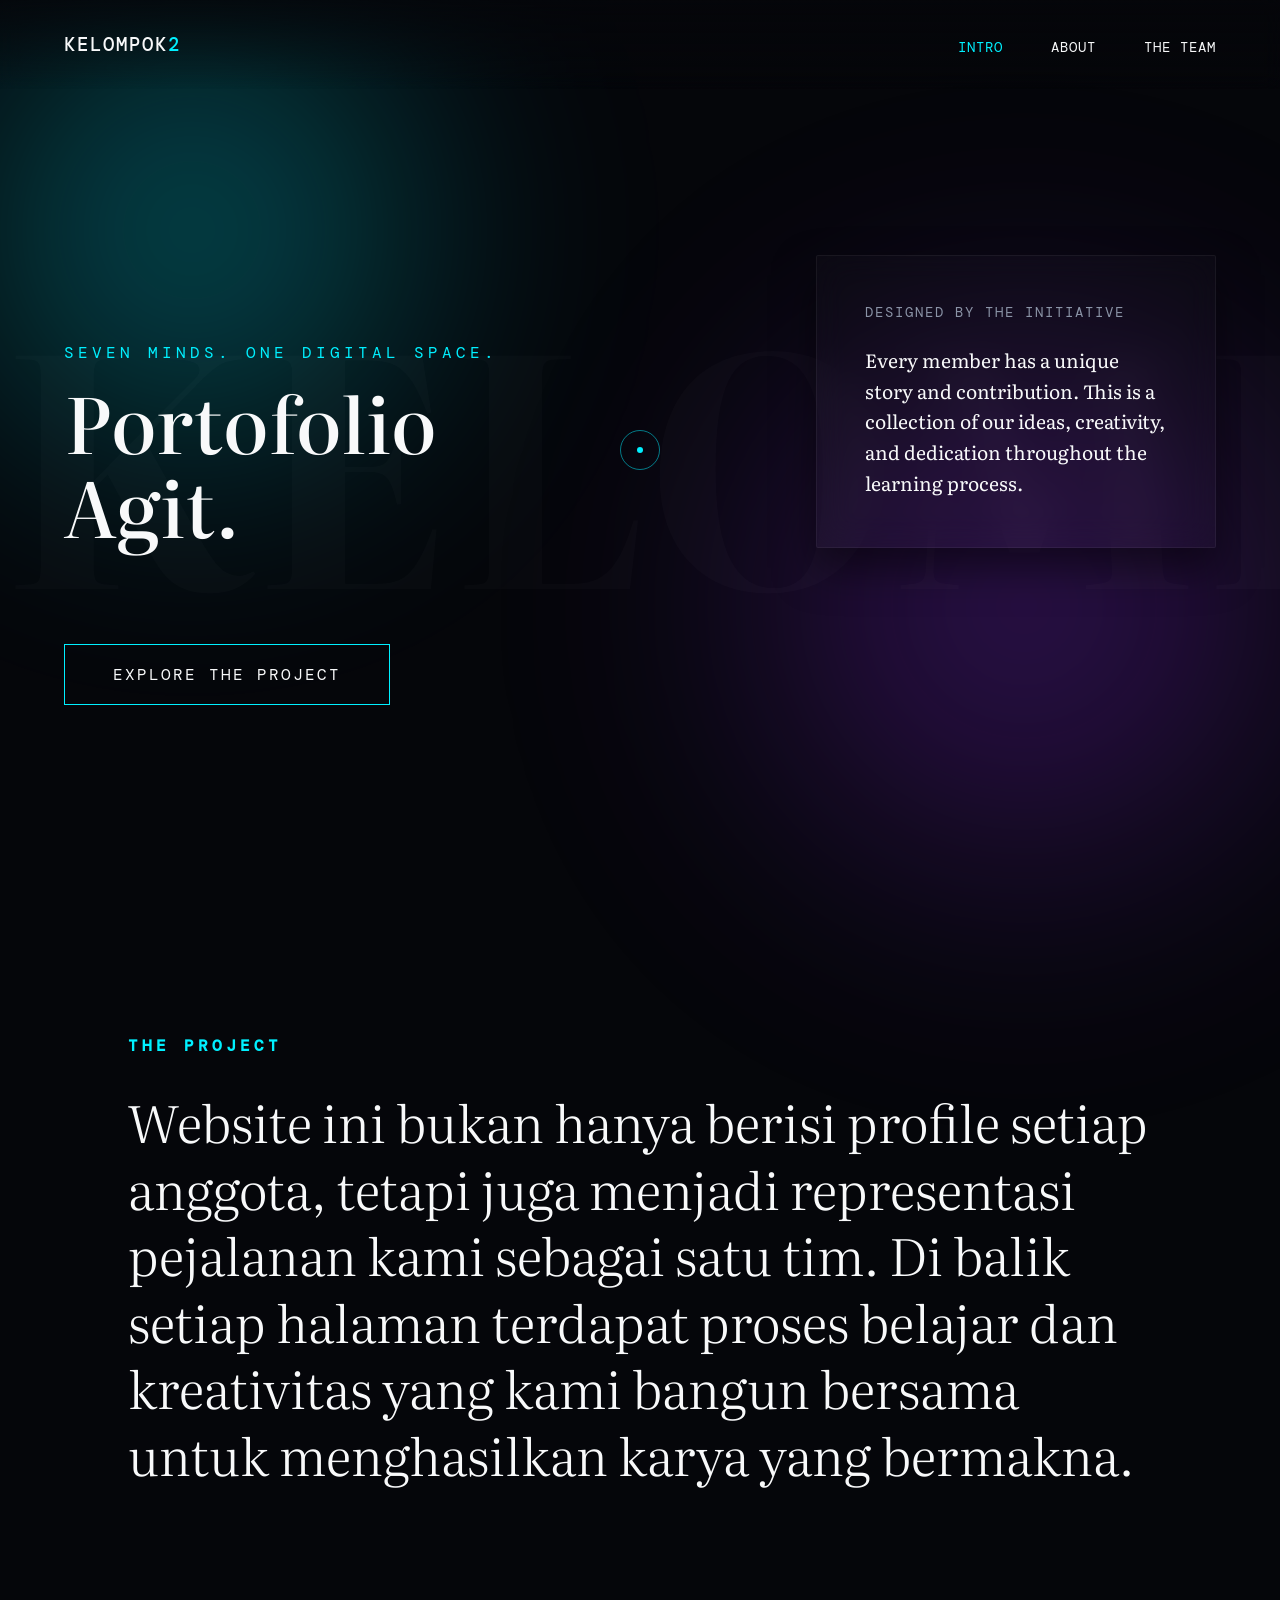
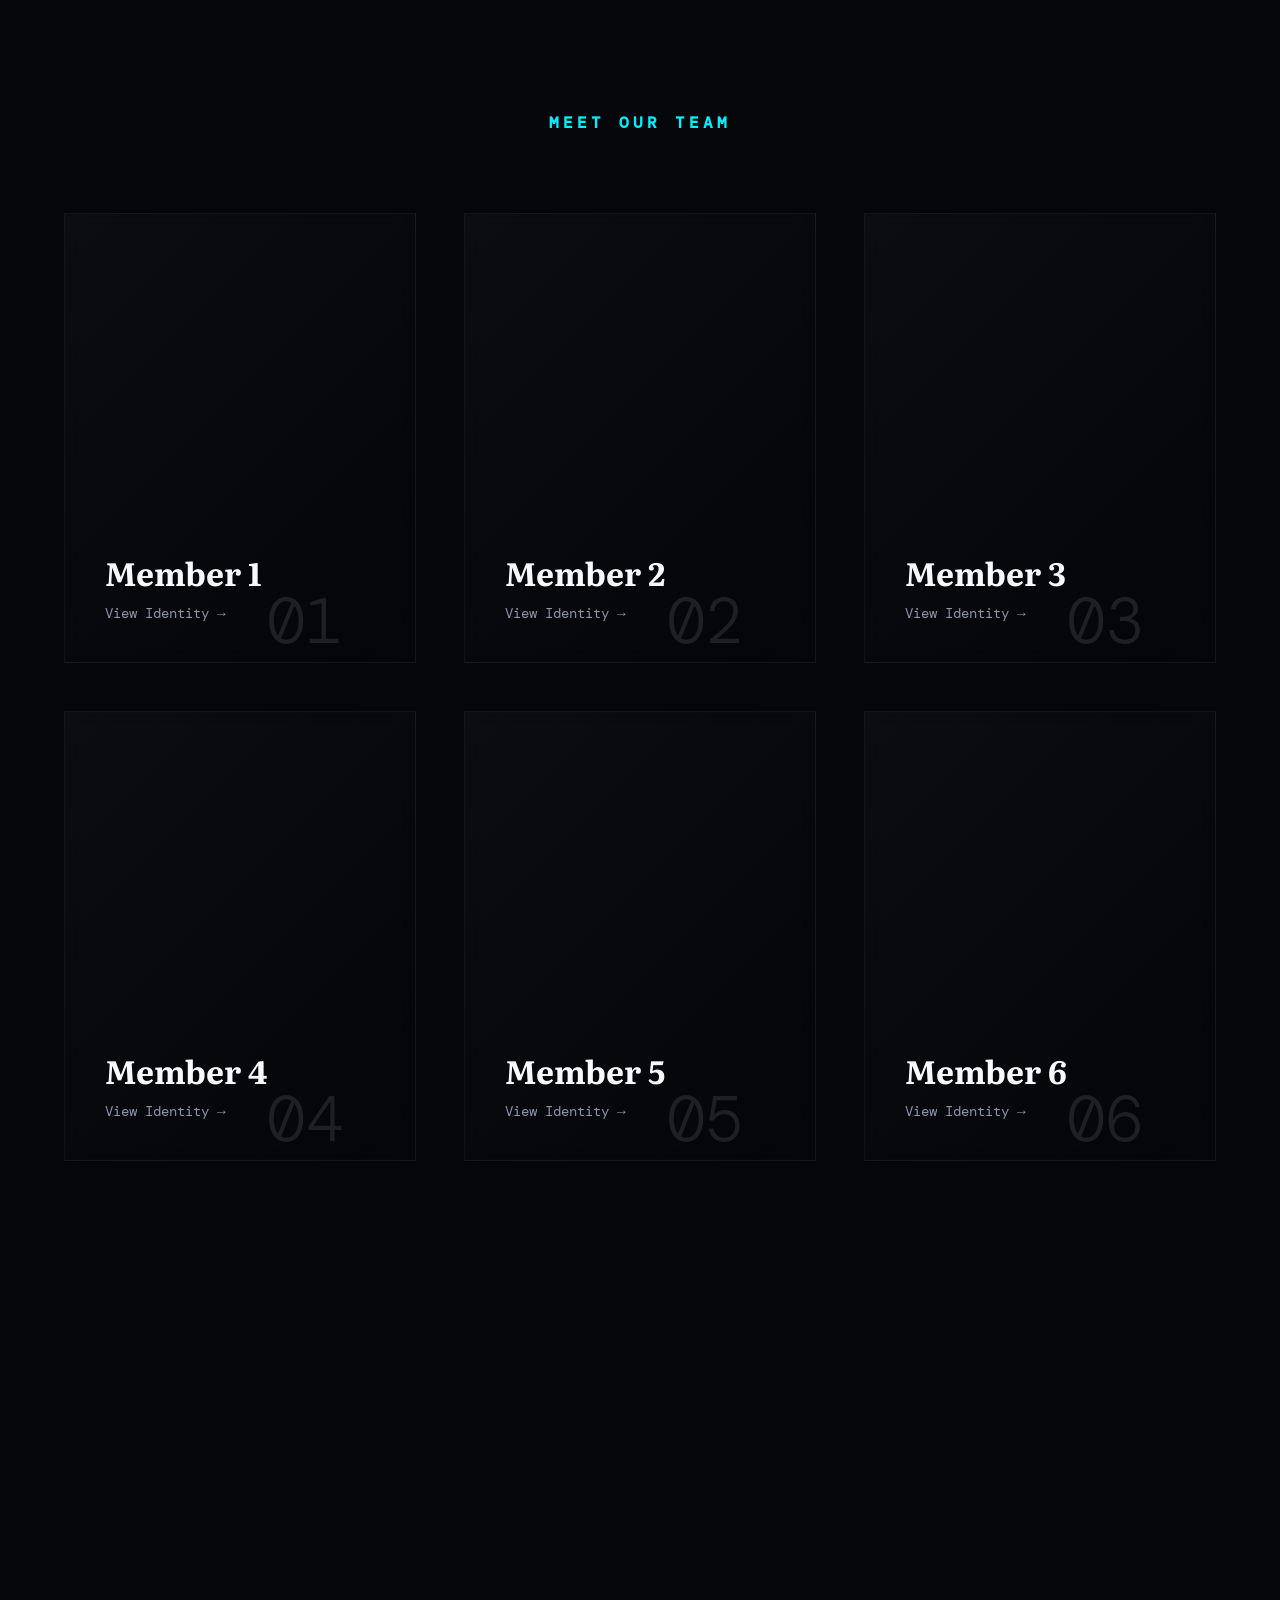
<file: cosmic 2/frontend/index.html>
<!DOCTYPE html>
<html lang="en">
<head>
    <meta charset="UTF-8">
    <meta name="viewport" content="width=device-width, initial-scale=1.0">
    <title>Portofolio Agit</title>
    
    <!-- Google Fonts: Literata & DM Mono -->
    <link rel="preconnect" href="https://fonts.googleapis.com">
    <link rel="preconnect" href="https://fonts.gstatic.com" crossorigin>
    <link href="https://fonts.googleapis.com/css2?family=DM+Mono:ital,wght@0,300;0,400;0,500&family=Literata:opsz,wght@7..72,200..900&display=swap" rel="stylesheet">
    
    <link rel="stylesheet" href="css/style.css">
</head>
<body>
    <!-- Custom Interactive Cursor -->
    <div class="cursor-dot"></div>
    <div class="cursor-outline"></div>

    <!-- Ambient Background Glows -->
    <div class="ambient-glow glow-cyan"></div>
    <div class="ambient-glow glow-purple"></div>

    <!-- Navigation -->
    <nav class="glass-nav">
        <div class="nav-brand">KELOMPOK<span>2</span></div>
        <ul class="nav-links">
            <li><a href="#hero">Intro</a></li>
            <li><a href="#about">About</a></li>
            <li><a href="#team">The Team</a></li>
        </ul>
    </nav>

    <!-- Hero Section -->
    <header id="hero" class="hero-section">
        <!-- Giant background typography inspired by Oryzo reference —
             two copies side by side so the marquee scroll (style.css) loops seamlessly -->
        <h1 class="hero-bg-text" aria-hidden="true">
            <div class="hero-bg-track">
                <span>KELOMPOK 2</span>
                <span>KELOMPOK 2</span>
            </div>
        </h1>
        
        <div class="hero-content">
            <div class="hero-main-text reveal-text">
                <p class="subtitle">SEVEN MINDS. ONE DIGITAL SPACE.</p>
                <h2>Portofolio<br>Agit.</h2>
            </div>
            
            <!-- Asymmetric detail panel -->
            <div class="hero-side-panel glass-panel reveal-fade">
                <p class="panel-title">DESIGNED BY THE INITIATIVE</p>
                <p class="panel-desc">Every member has a unique story and contribution. This is a collection of our ideas, creativity, and dedication throughout the learning process.</p>
            </div>
            
            <a href="#about" class="cta-button reveal-fade">
                <span>Explore the Project</span>
                <div class="cta-glow"></div>
            </a>
        </div>
        
        <div class="scroll-indicator">
            <span class="scroll-text">SCROLL TO CONTINUE</span>
            <div class="scroll-line"></div>
        </div>
    </header>

    <!-- About Section -->
    <section id="about" class="about-section">
        <div class="about-container">
            <h3 class="section-heading reveal-text">The Project</h3>
            <p class="about-lead reveal-fade">
                Website ini bukan hanya berisi profile setiap anggota, tetapi juga menjadi representasi pejalanan kami sebagai satu tim.
                Di balik setiap halaman terdapat proses belajar dan kreativitas yang kami bangun bersama untuk menghasilkan karya yang bermakna.
            </p>
        </div>
    </section>

    <!-- Team Section -->
    <section id="team" class="team-section">
        <h3 class="section-heading reveal-text center-align">Meet Our Team</h3>
        
        <!-- Holographic Cards Grid -->
        <div class="team-grid">
            
            <!-- Member 1 -->
            <a href="members/nabil/nabil.html" class="holo-card tilt-element reveal-card">
                <div class="card-border"></div>
                <div class="card-content">
                    <span class="member-num">01</span>
                    <h4 class="member-name">Member 1</h4>
                    <p class="member-role">View Identity &rarr;</p>
                </div>
            </a>

            <!-- Member 2 -->
            <a href="#" class="holo-card tilt-element reveal-card">
                <div class="card-border"></div>
                <div class="card-content">
                    <span class="member-num">02</span>
                    <h4 class="member-name">Member 2</h4>
                    <p class="member-role">View Identity &rarr;</p>
                </div>
            </a>

            <!-- Member 3 -->
            <a href="#" class="holo-card tilt-element reveal-card">
                <div class="card-border"></div>
                <div class="card-content">
                    <span class="member-num">03</span>
                    <h4 class="member-name">Member 3</h4>
                    <p class="member-role">View Identity &rarr;</p>
                </div>
            </a>

            <!-- Member 4 -->
            <a href="#" class="holo-card tilt-element reveal-card">
                <div class="card-border"></div>
                <div class="card-content">
                    <span class="member-num">04</span>
                    <h4 class="member-name">Member 4</h4>
                    <p class="member-role">View Identity &rarr;</p>
                </div>
            </a>

            <!-- Member 5 -->
            <a href="#" class="holo-card tilt-element reveal-card">
                <div class="card-border"></div>
                <div class="card-content">
                    <span class="member-num">05</span>
                    <h4 class="member-name">Member 5</h4>
                    <p class="member-role">View Identity &rarr;</p>
                </div>
            </a>

            <!-- Member 6 -->
            <a href="#" class="holo-card tilt-element reveal-card">
                <div class="card-border"></div>
                <div class="card-content">
                    <span class="member-num">06</span>
                    <h4 class="member-name">Member 6</h4>
                    <p class="member-role">View Identity &rarr;</p>
                </div>
            </a>

            <!-- Member 7 -->
            <a href="#" class="holo-card tilt-element reveal-card">
                <div class="card-border"></div>
                <div class="card-content">
                    <span class="member-num">07</span>
                    <h4 class="member-name">Member 7</h4>
                    <p class="member-role">View Identity &rarr;</p>
                </div>
            </a>

        </div>
    </section>
    <script src="java script/script.js"></script>
</body>
</html>
</file>
<file: cosmic 2/frontend/css/style.css>
/* ==========================================================================
   CSS VARIABLES & RESET
   ========================================================================== */
   :root {
    /* Color Palette */
    --bg-dark: #05060A;
    --navy-dark: #0A0F1C;
    --cyan-glow: #00F0FF;
    --purple-glow: #8A2BE2;
    --text-white: #F8F9FA;
    --text-muted: #8B94A7;
    
    /* Glassmorphism */
    --glass-bg: rgba(255, 255, 255, 0.02);
    --glass-border: rgba(255, 255, 255, 0.05);
    --glass-highlight: rgba(0, 240, 255, 0.2);

    /* Typography */
    --font-heading: 'Literata', serif;
    --font-mono: 'DM Mono', monospace;
}

* {
    margin: 0;
    padding: 0;
    box-sizing: border-box;
    cursor: none; /* Hide default cursor for custom JS cursor */
}

html {
    scroll-behavior: smooth;
    background-color: var(--bg-dark);
    color: var(--text-white);
    overflow-x: hidden;
}

::selection {
    background: var(--cyan-glow);
    color: var(--bg-dark);
}

body {
    font-family: var(--font-heading);
    overflow-x: hidden;
    position: relative;
}

/* ==========================================================================
   AMBIENT BACKGROUND ANIMATIONS
   ========================================================================== */
.ambient-glow {
    position: fixed;
    border-radius: 50%;
    filter: blur(120px);
    z-index: -1;
    opacity: 0.4;
    animation: floatGlow 15s infinite alternate ease-in-out;
    will-change: transform;
}

.glow-cyan {
    top: -10%;
    left: -10%;
    width: 50vw;
    height: 50vw;
    background: radial-gradient(circle, var(--cyan-glow) 0%, transparent 70%);
}

.glow-purple {
    bottom: -10%;
    right: -10%;
    width: 60vw;
    height: 60vw;
    background: radial-gradient(circle, var(--purple-glow) 0%, transparent 70%);
    animation-delay: -5s;
}

@keyframes floatGlow {
    0% { transform: translate(0, 0) scale(1); }
    100% { transform: translate(10%, 15%) scale(1.1); }
}

/* ==========================================================================
   CUSTOM CURSOR
   ========================================================================== */
.cursor-dot, .cursor-outline {
    position: fixed;
    top: 0;
    left: 0;
    transform: translate(-50%, -50%);
    border-radius: 50%;
    z-index: 9999;
    pointer-events: none;
}

.cursor-dot {
    width: 6px;
    height: 6px;
    background-color: var(--cyan-glow);
}

.cursor-outline {
    width: 40px;
    height: 40px;
    border: 1px solid rgba(0, 240, 255, 0.5);
    transition: width 0.2s, height 0.2s, background-color 0.2s, scale 0.15s ease;
}

/* Small "press" feedback on click (toggled by script.js). Uses the
   standalone `scale` property so it composes with the position transform
   the cursor sets separately, instead of fighting over `transform`. */
.cursor-outline.cursor-click {
    scale: 0.85;
}

/* Hover state triggered by JS */
.cursor-outline.hover-active {
    width: 60px;
    height: 60px;
    background-color: rgba(0, 240, 255, 0.1);
    border-color: transparent;
}

/* ==========================================================================
   NAVIGATION
   ========================================================================== */
.glass-nav {
    position: fixed;
    top: 0;
    width: 100%;
    padding: 2rem 5%;
    display: flex;
    justify-content: space-between;
    align-items: center;
    z-index: 100;
    background: linear-gradient(to bottom, rgba(5,6,10,0.8), transparent);
    backdrop-filter: blur(10px);
}

.nav-brand {
    font-family: var(--font-mono);
    font-weight: 500;
    font-size: 1.2rem;
    letter-spacing: 2px;
}

.nav-brand span {
    color: var(--cyan-glow);
}

.nav-links {
    list-style: none;
    display: flex;
    gap: 3rem;
}

.nav-links a {
    color: var(--text-white);
    text-decoration: none;
    font-family: var(--font-mono);
    font-size: 0.9rem;
    text-transform: uppercase;
    letter-spacing: 1px;
    position: relative;
    transition: color 0.3s;
}

.nav-links a:hover,
.nav-links a.is-active {
    color: var(--cyan-glow);
}

/* ==========================================================================
   HERO SECTION
   ========================================================================== */
.hero-section {
    position: relative;
    min-height: 100vh; /* FIX: Ubah height jadi min-height biar konten ga kepotong */
    display: flex;
    align-items: center;
    padding: 120px 5% 60px; /* FIX: Tambah jarak atas dan bawah */
    overflow: hidden;
}

/* Massive Background Typography — an infinite horizontal marquee instead
   of a static line. Two identical copies sit side by side in .hero-bg-track;
   animating that track from translateX(0) to translateX(-50%) means the
   second copy ends up exactly where the first one started, so the loop
   restarts with no visible seam. Pure CSS transform animation, so it runs
   on the compositor — no JS/rAF needed, and it's covered by the
   prefers-reduced-motion rule at the bottom of this file. */
.hero-bg-text {
    position: absolute;
    top: 50%;
    left: 0;
    width: 100%;
    transform: translateY(-50%);
    z-index: -1;
    overflow: hidden;
    user-select: none;
}

.hero-bg-track {
    display: flex;
    width: max-content;
    animation: bgMarquee 30s linear infinite;
}

.hero-bg-track span {
    font-size: 25vw;
    font-weight: 700;
    color: rgba(255, 255, 255, 0.02);
    white-space: nowrap;
    padding-right: 0.2em;
}

@keyframes bgMarquee {
    from { transform: translateX(0); }
    to { transform: translateX(-50%); }
}

.hero-content {
    display: grid;
    grid-template-columns: 1fr 1fr;
    gap: 2rem;
    width: 100%;
    align-items: end;
}

.hero-main-text h2 {
    font-size: clamp(3rem, 6vw, 6rem);
    line-height: 1.1;
    margin-top: 1rem;
    font-weight: 500;
}

.subtitle {
    font-family: var(--font-mono);
    color: var(--cyan-glow);
    letter-spacing: 4px;
    font-size: 1rem;
}

/* Asymmetric Glass Panel */
.hero-side-panel {
    background: var(--glass-bg);
    border: 1px solid var(--glass-border);
    padding: 3rem;
    border-radius: 2px;
    backdrop-filter: blur(16px);
    max-width: 400px;
    justify-self: end;
    box-shadow: 0 20px 40px rgba(0,0,0,0.5);
}

.panel-title {
    font-family: var(--font-mono);
    font-size: 0.85rem;
    color: var(--text-muted);
    margin-bottom: 1.5rem;
    letter-spacing: 2px;
    text-transform: uppercase;
}

.panel-desc {
    font-size: 1.2rem;
    line-height: 1.6;
    color: var(--text-white);
}

/* CTA Button */
.cta-button {
    grid-column: 1 / -1;
    margin-top: 4rem;
    display: inline-flex;
    align-items: center;
    justify-content: center;
    padding: 1.2rem 3rem;
    border: 1px solid var(--cyan-glow);
    background: transparent;
    color: var(--text-white);
    font-family: var(--font-mono);
    text-transform: uppercase;
    text-decoration: none;
    letter-spacing: 2px;
    position: relative;
    overflow: hidden;
    width: max-content;
    transition: background 0.3s, box-shadow 0.3s, transform 0.4s cubic-bezier(0.16, 1, 0.3, 1);
}

/* Snappier transform while the magnetic-pull effect (script.js) is
   actively tracking the cursor; background/box-shadow keep their pace. */
.cta-button.magnet-active {
    transition: background 0.3s, box-shadow 0.3s, transform 0.1s ease-out;
}

.cta-button:hover {
    background: rgba(0, 240, 255, 0.1);
    box-shadow: 0 0 20px rgba(0, 240, 255, 0.2);
}

.scroll-indicator {
    position: absolute;
    bottom: 2rem;
    left: 50%;
    transform: translateX(-50%);
    display: none !important;
    flex-direction: column;
    align-items: center;
    gap: 1rem;
    opacity: 0.6;
}

.scroll-text {
    font-family: var(--font-mono);
    font-size: 0.7rem;
    letter-spacing: 2px;
}

.scroll-line {
    width: 1px;
    height: 40px;
    background: linear-gradient(to bottom, var(--text-white), transparent);
}

/* ==========================================================================
   ABOUT SECTION
   ========================================================================== */
.about-section {
    padding: 15vh 10%;
    min-height: 60vh;
    display: flex;
    align-items: center;
}

.section-heading {
    font-family: var(--font-mono);
    color: var(--cyan-glow);
    font-size: 1rem;
    letter-spacing: 4px;
    text-transform: uppercase;
    margin-bottom: 2rem;
}

.about-lead {
    font-size: clamp(2rem, 4vw, 3.5rem);
    line-height: 1.3;
    max-width: 1200px;
    font-weight: 300;
}

/* ==========================================================================
   TEAM SECTION (Holographic Cards)
   ========================================================================== */
.team-section {
    padding: 10vh 5% 20vh;
}

.center-align {
    text-align: center;
    margin-bottom: 5rem;
}

.team-grid {
    display: grid;
    grid-template-columns: repeat(auto-fit, minmax(300px, 1fr));
    gap: 3rem;
    perspective: 1000px; /* Essential for 3D tilt */
}

.holo-card {
    position: relative;
    height: 450px;
    background: linear-gradient(135deg, rgba(255,255,255,0.03) 0%, rgba(255,255,255,0) 100%);
    border: 1px solid var(--glass-border);
    backdrop-filter: blur(10px);
    display: flex;
    flex-direction: column;
    justify-content: flex-end;
    padding: 2.5rem;
    text-decoration: none;
    color: var(--text-white);
    transform-style: preserve-3d;
    transition: transform 0.1s ease, box-shadow 0.3s ease;
}

/* Glass Reflection Layer */
.card-border {
    position: absolute;
    inset: 0;
    border: 1px solid transparent;
    background: linear-gradient(120deg, transparent, var(--glass-highlight), transparent) border-box;
    -webkit-mask: linear-gradient(#fff 0 0) padding-box, linear-gradient(#fff 0 0);
    -webkit-mask-composite: destination-out;
    mask-composite: exclude;
    opacity: 0;
    transition: opacity 0.4s;
}

.holo-card:hover .card-border {
    opacity: 1;
}

.holo-card:hover {
    box-shadow: 0 30px 60px rgba(0, 0, 0, 0.6), 
                0 0 40px rgba(138, 43, 226, 0.2);
}

.card-content {
    transform: translateZ(50px); /* Pushes text forward in 3D space */
}

.member-num {
    font-family: var(--font-mono);
    font-size: 4rem;
    font-weight: 300;
    color: rgba(255,255,255,0.1);
    position: absolute;
    top: 2rem;
    right: 2rem;
    transition: color 0.4s;
}

.holo-card:hover .member-num {
    color: var(--cyan-glow);
}

.member-name {
    font-size: 2rem;
    margin-bottom: 0.5rem;
}

.member-role {
    font-family: var(--font-mono);
    font-size: 0.9rem;
    color: var(--text-muted);
    transition: color 0.3s, transform 0.3s;
}

.holo-card:hover .member-role {
    color: var(--text-white);
    transform: translateX(10px);
}

/* ==========================================================================
   SCROLL REVEAL ANIMATIONS
   ========================================================================== */
.hidden-reveal {
    opacity: 0;
    transform: translateY(40px);
    transition: opacity 1s ease, transform 1s cubic-bezier(0.16, 1, 0.3, 1);
}

.is-visible {
    opacity: 1;
    transform: translateY(0);
}

/* ==========================================================================
   RESPONSIVE DESIGN
   ========================================================================== */
@media (max-width: 1024px) {
    .hero-content {
        grid-template-columns: 1fr;
    }
    
    .hero-side-panel {
        justify-self: start;
        margin-top: 2rem;
    }
}

@media (max-width: 768px) {
    .nav-links {
        display: none; /* Can be replaced with a hamburger menu later */
    }
    
    .cursor-dot, .cursor-outline {
        display: none; /* Disable custom cursor on mobile */
    }
    
    * { cursor: auto; }
    
    .holo-card {
        height: 350px;
    }

    /* Heavy blur is one of the more GPU-expensive filters */
    .ambient-glow {
        filter: blur(60px);
    }

    /* FIX: Penyesuaian layout Hero untuk HP agar elegan di tengah */
    .hero-content {
        grid-template-columns: 1fr;
        text-align: center;
        gap: 1.5rem;
    }
    
    .hero-side-panel {
        justify-self: center;
        padding: 1.5rem;
        max-width: 90%;
    }
    
    .cta-button {
        margin: 1rem auto 0;
        grid-column: auto;
    }

    /* FIX: Teks background raksasa disesuaikan biar tetep keren di layar sempit */
    .hero-bg-track span {
        font-size: 35vw; 
    }

    /* FIX: Paksa grid jadi 1 kolom di HP biar ga sempit/kepotong */
    .team-grid {
        grid-template-columns: 1fr;
    }
}
/* ==========================================================================
   TEAM SHOWCASE STYLES (NEW)
   ========================================================================== */

:root {
    /* Oryzo AI inspired color tokens for the new section */
    --oryzo-dark: #0C0A0A;
    --oryzo-orange: #DC5000;
    --oryzo-light: #F6E0C6;
    --oryzo-muted: #6C5F51;
}

.premium-showcase {
    background-color: var(--oryzo-dark);
    padding: 120px 5%;
    min-height: 100vh;
    display: flex;
    flex-direction: column;
    justify-content: center;
    position: relative;
    overflow: hidden;
}

/* Header */
.showcase-header {
    margin-bottom: 80px;
    padding-left: 2rem;
    border-left: 2px solid var(--oryzo-orange);
}

.showcase-title {
    font-family: 'Literata', serif;
    font-size: clamp(2.5rem, 5vw, 4rem);
    font-weight: 500;
    line-height: 1;
    color: var(--oryzo-light);
    margin-bottom: 0.5rem;
}

.showcase-subtitle {
    font-family: 'DM Mono', monospace;
    font-size: 0.875rem;
    letter-spacing: 0.2em;
    color: var(--oryzo-muted);
}

/* Horizontal Track Grid */
.showcase-track {
    display: grid;
    grid-template-columns: repeat(auto-fit, minmax(320px, 1fr));
    gap: 2rem;
    perspective: 1200px; /* Required for 3D tilt */
}

/* Interactive Card Base */
.showcase-card {
    position: relative;
    height: 480px;
    border-radius: 12px;
    transform-style: preserve-3d;
    cursor: pointer;
}

.card-ambient-glow {
    position: absolute;
    inset: 0;
    background: radial-gradient(circle at 50% 50%, var(--oryzo-orange) 0%, transparent 70%);
    opacity: 0;
    filter: blur(40px);
    transition: opacity 0.6s cubic-bezier(0.16, 1, 0.3, 1);
    z-index: 0;
    transform: translateZ(-50px); /* Pushes glow behind the glass */
}

.showcase-card:hover .card-ambient-glow {
    opacity: 0.15;
}

.card-glass {
    position: absolute;
    inset: 0;
    background: rgba(255, 255, 255, 0.02);
    border: 1px solid rgba(246, 224, 198, 0.05);
    border-radius: inherit;
    backdrop-filter: blur(20px);
    -webkit-backdrop-filter: blur(20px);
    padding: 2.5rem;
    display: flex;
    flex-direction: column;
    justify-content: space-between;
    z-index: 1;
    box-shadow: inset 0 0 0 1px rgba(255, 255, 255, 0.01), 0 20px 40px rgba(0,0,0,0.4);
    transition: border-color 0.4s ease, background 0.4s ease;
}

.showcase-card:hover .card-glass {
    border-color: rgba(220, 80, 0, 0.3);
    background: rgba(255, 255, 255, 0.04);
}

/* Card Content Hierarchy */
.card-top {
    display: flex;
    justify-content: space-between;
    align-items: flex-start;
    transform: translateZ(30px);
}

.member-id {
    font-family: 'DM Mono', monospace;
    font-size: 1rem;
    color: var(--oryzo-orange);
}

/* Scoped to .showcase-card — unscoped, this was silently overriding the
   .member-role rule for the live "Member 1..7" cards further up this file
   (they use .holo-card, not .showcase-card), which is why role text was
   rendering uppercase, right-aligned and in the wrong color. */
.showcase-card .member-role {
    font-family: 'DM Mono', monospace;
    font-size: 0.75rem;
    text-transform: uppercase;
    letter-spacing: 0.1em;
    color: var(--oryzo-muted);
    text-align: right;
    max-width: 120px;
}

.card-body {
    transform: translateZ(40px);
}

.showcase-card .member-name {
    font-family: 'Literata', serif;
    font-size: 2.5rem;
    font-weight: 500;
    color: var(--oryzo-light);
    margin-bottom: 1rem;
    line-height: 1;
}

.member-desc {
    font-family: 'Literata', serif;
    font-size: 1rem;
    line-height: 1.5;
    color: var(--oryzo-muted);
    font-weight: 400;
}

/* Button & Hover States */
.card-footer {
    transform: translateZ(20px);
}

.view-identity-btn {
    display: inline-flex;
    align-items: center;
    gap: 1rem;
    text-decoration: none;
    font-family: 'DM Mono', monospace;
    font-size: 0.875rem;
    text-transform: uppercase;
    letter-spacing: 0.1em;
    color: var(--oryzo-light);
    position: relative;
    padding-bottom: 4px;
}

.view-identity-btn::after {
    content: '';
    position: absolute;
    bottom: 0;
    left: 0;
    width: 0%;
    height: 1px;
    background-color: var(--oryzo-orange);
    transition: width 0.4s cubic-bezier(0.16, 1, 0.3, 1);
}

.showcase-card:hover .view-identity-btn::after {
    width: 100%;
}

.btn-arrow {
    transition: transform 0.4s cubic-bezier(0.16, 1, 0.3, 1);
    color: var(--oryzo-orange);
}

.showcase-card:hover .btn-arrow {
    transform: translateX(8px);
}

/* Animations */
.reveal-up {
    opacity: 0;
    transform: translateY(60px);
    transition: opacity 1s cubic-bezier(0.16, 1, 0.3, 1), transform 1s cubic-bezier(0.16, 1, 0.3, 1);
    /* Utilizes stagger variable set in inline HTML */
    transition-delay: calc(var(--stagger, 0) * 0.1s); 
}

.reveal-up.is-visible {
    opacity: 1;
    transform: translateY(0);
}

/* Click Animation Class (Triggered by JS) */
.card-clicked .card-glass {
    transform: scale(0.95);
    border-color: var(--oryzo-orange);
    transition: transform 0.2s cubic-bezier(0.16, 1, 0.3, 1), border-color 0.2s ease;
}
.card-clicked .card-ambient-glow {
    opacity: 0.4;
    transition: opacity 0.2s ease;
}

/* Added enhancements */
/* opacity + transform only, no filter — animating `filter: blur()` forces
   the browser to repaint everything inside the element (here, the whole
   #team grid) on every frame of the transition, which was the biggest
   single cause of the freeze when scrolling that section into view. */
.reveal{opacity:0;transform:translateY(60px);transition:opacity .9s cubic-bezier(.22,1,.36,1),transform .9s cubic-bezier(.22,1,.36,1)}
.reveal.visible{opacity:1;transform:none}
.scroll-progress{position:fixed;top:0;left:0;height:3px;background:linear-gradient(90deg,var(--cyan-glow),var(--purple-glow));box-shadow:0 0 8px rgba(0,240,255,.6);z-index:9999;width:0}


/* Respect the OS-level reduced-motion preference across every animation
   and transition in this file, including everything added above. */
@media (prefers-reduced-motion: reduce) {
    *, *::before, *::after {
        animation-duration: 0.01ms !important;
        animation-iteration-count: 1 !important;
        transition-duration: 0.01ms !important;
        scroll-behavior: auto !important;
    }
}
</file>
